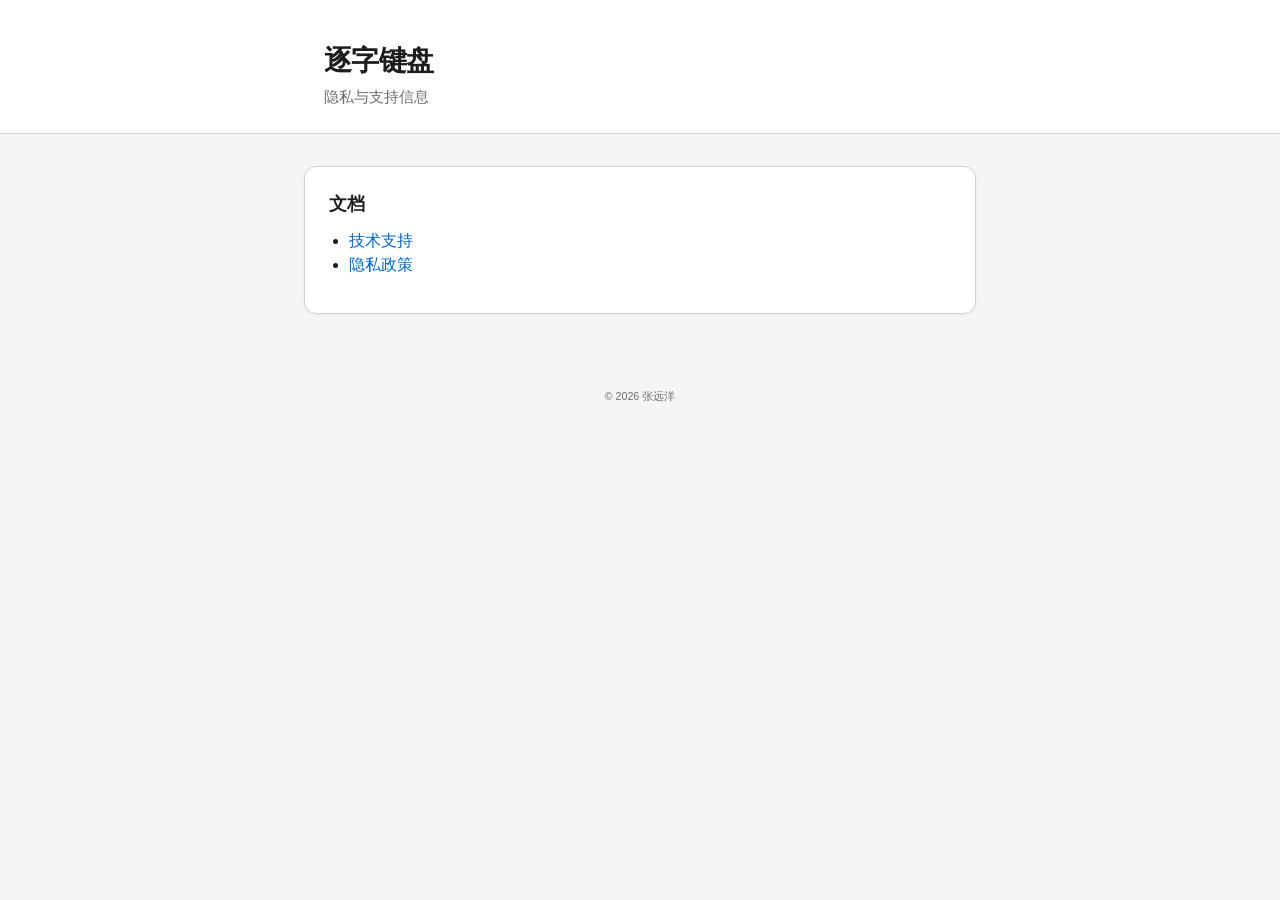
<file: index.html>
<!DOCTYPE html>
<html lang="zh-Hans">
<head>
    <meta charset="utf-8" />
    <meta name="viewport" content="width=device-width, initial-scale=1" />
    <title>逐字键盘 · 隐私与支持</title>
    <meta name="description" content="逐字键盘 — 隐私政策" />
    <link rel="stylesheet" href="assets/style.css" />
</head>
<body>
    <header class="site-header">
        <div class="wrap">
            <h1 class="title">逐字键盘</h1>
            <p class="tagline">隐私与支持信息</p>
        </div>
    </header>
    <main class="wrap main">
        <section class="card">
            <h2>文档</h2>
            <ul class="links">
                <li><a href="support/">技术支持</a></li>
                <li><a href="privacy.html">隐私政策</a></li>
            </ul>
        </section>
    </main>
    <footer class="site-footer">
        <div class="wrap">
            <small>© <span id="year"></span> 张远洋</small>
        </div>
    </footer>
    <script>
        document.getElementById("year").textContent = new Date().getFullYear();
    </script>
</body>
</html>
</file>
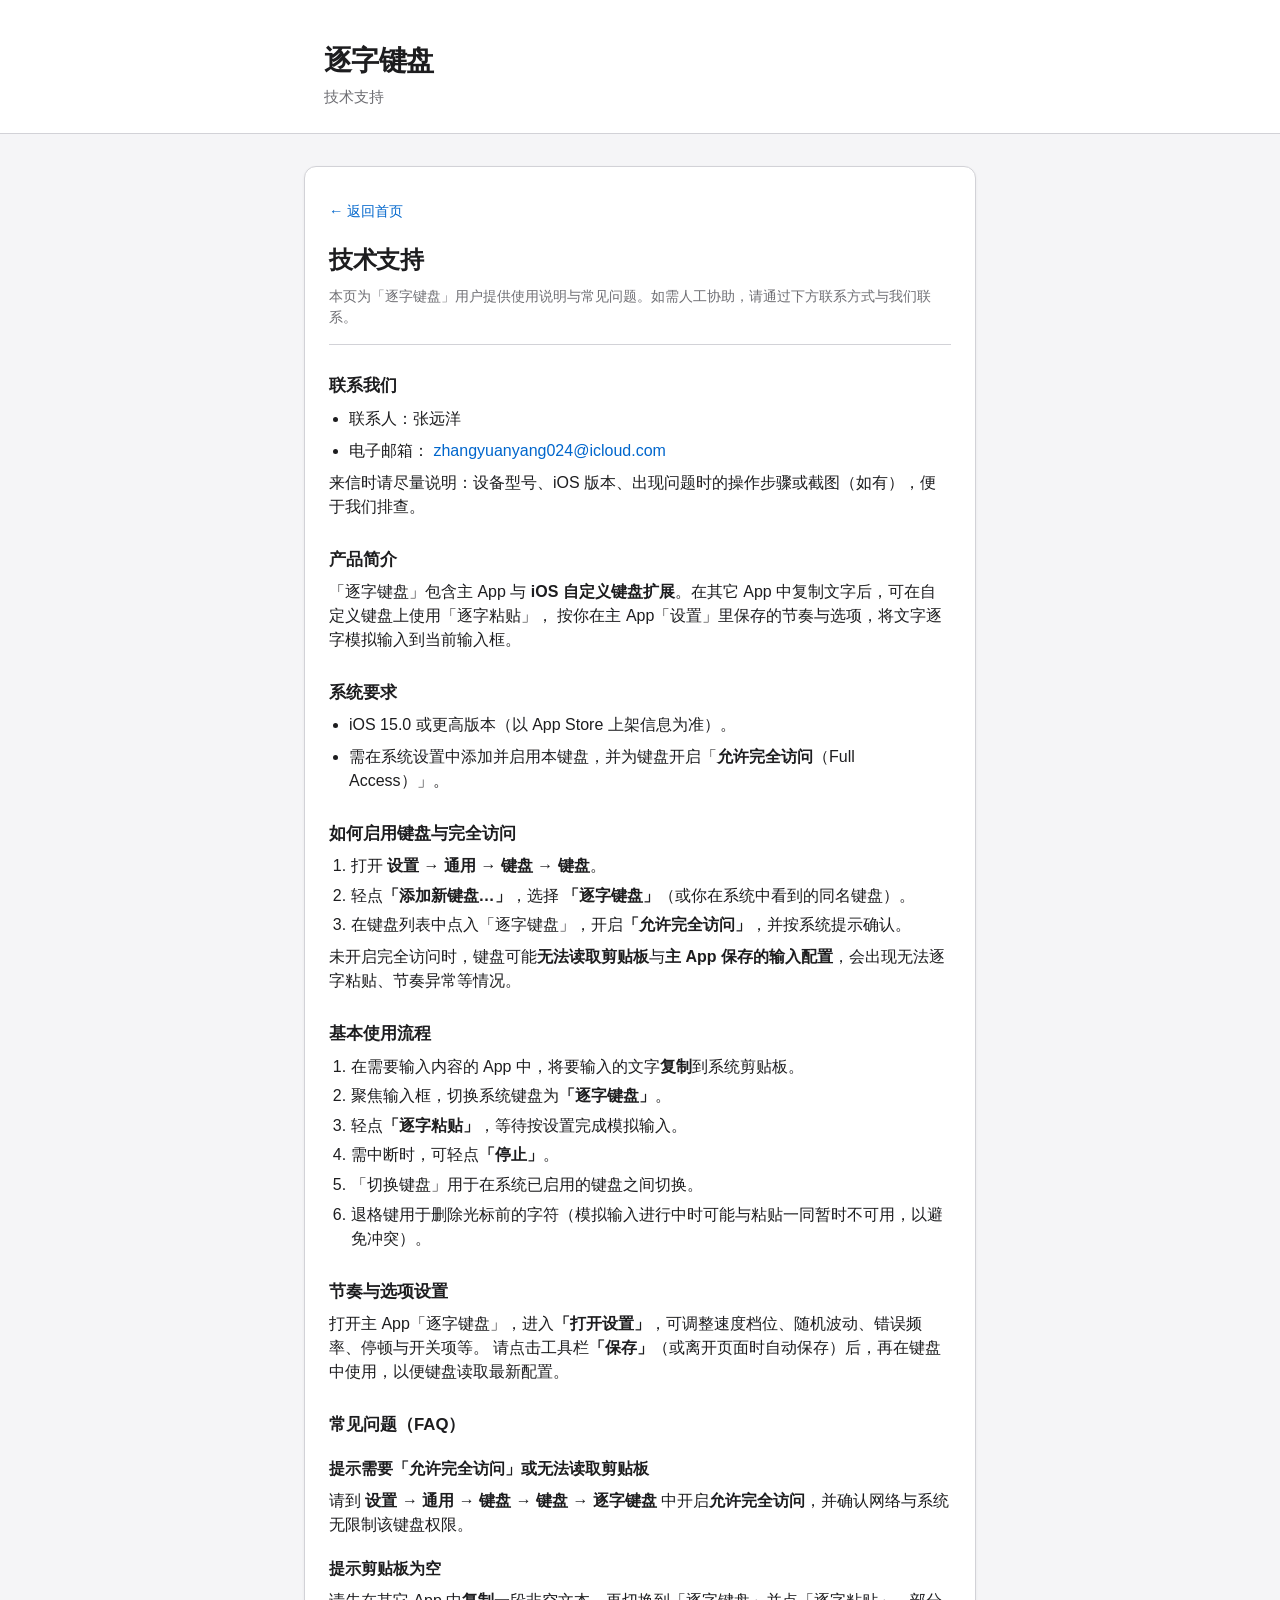
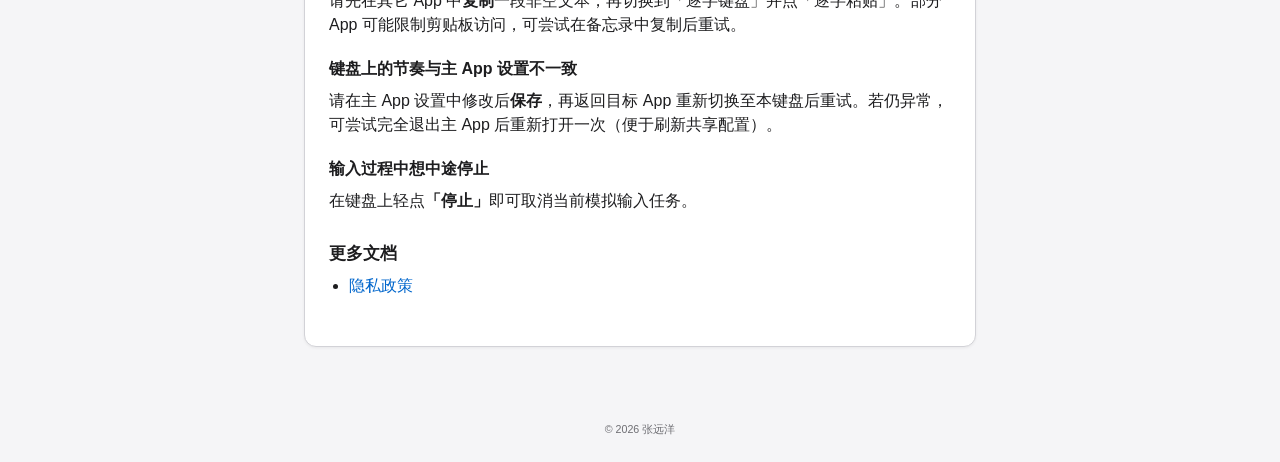
<file: support/index.html>
<!DOCTYPE html>
<html lang="zh-Hans">
<head>
    <meta charset="utf-8" />
    <meta name="viewport" content="width=device-width, initial-scale=1" />
    <title>技术支持 — 逐字键盘</title>
    <meta name="description" content="逐字键盘 iOS App 使用帮助与技术支持联系信息" />
    <link rel="stylesheet" href="../assets/style.css" />
</head>
<body>
    <header class="site-header">
        <div class="wrap">
            <h1 class="title">逐字键盘</h1>
            <p class="tagline">技术支持</p>
        </div>
    </header>
    <main class="wrap main">
        <article class="policy">
            <a class="back" href="../index.html">← 返回首页</a>
            <h1>技术支持</h1>
            <p class="meta">
                本页为「逐字键盘」用户提供使用说明与常见问题。如需人工协助，请通过下方联系方式与我们联系。
            </p>

            <h2>联系我们</h2>
            <ul>
                <li>联系人：张远洋</li>
                <li>
                    电子邮箱：
                    <a href="mailto:zhangyuanyang024@icloud.com">zhangyuanyang024@icloud.com</a>
                </li>
            </ul>
            <p>
                来信时请尽量说明：设备型号、iOS 版本、出现问题时的操作步骤或截图（如有），便于我们排查。
            </p>

            <h2>产品简介</h2>
            <p>
                「逐字键盘」包含主 App 与 <strong>iOS 自定义键盘扩展</strong>。在其它 App 中复制文字后，可在自定义键盘上使用「逐字粘贴」，
                按你在主 App「设置」里保存的节奏与选项，将文字逐字模拟输入到当前输入框。
            </p>

            <h2>系统要求</h2>
            <ul>
                <li>iOS 15.0 或更高版本（以 App Store 上架信息为准）。</li>
                <li>需在系统设置中添加并启用本键盘，并为键盘开启「<strong>允许完全访问</strong>（Full Access）」。</li>
            </ul>

            <h2>如何启用键盘与完全访问</h2>
            <ol class="support-ol">
                <li>打开 <strong>设置 → 通用 → 键盘 → 键盘</strong>。</li>
                <li>轻点<strong>「添加新键盘…」</strong>，选择 <strong>「逐字键盘」</strong>（或你在系统中看到的同名键盘）。</li>
                <li>在键盘列表中点入「逐字键盘」，开启<strong>「允许完全访问」</strong>，并按系统提示确认。</li>
            </ol>
            <p>
                未开启完全访问时，键盘可能<strong>无法读取剪贴板</strong>与<strong>主 App 保存的输入配置</strong>，会出现无法逐字粘贴、节奏异常等情况。
            </p>

            <h2>基本使用流程</h2>
            <ol class="support-ol">
                <li>在需要输入内容的 App 中，将要输入的文字<strong>复制</strong>到系统剪贴板。</li>
                <li>聚焦输入框，切换系统键盘为<strong>「逐字键盘」</strong>。</li>
                <li>轻点<strong>「逐字粘贴」</strong>，等待按设置完成模拟输入。</li>
                <li>需中断时，可轻点<strong>「停止」</strong>。</li>
                <li>「切换键盘」用于在系统已启用的键盘之间切换。</li>
                <li>退格键用于删除光标前的字符（模拟输入进行中时可能与粘贴一同暂时不可用，以避免冲突）。</li>
            </ol>

            <h2>节奏与选项设置</h2>
            <p>
                打开主 App「逐字键盘」，进入<strong>「打开设置」</strong>，可调整速度档位、随机波动、错误频率、停顿与开关项等。
                请点击工具栏<strong>「保存」</strong>（或离开页面时自动保存）后，再在键盘中使用，以便键盘读取最新配置。
            </p>

            <h2>常见问题（FAQ）</h2>
            <h3 class="faq-q">提示需要「允许完全访问」或无法读取剪贴板</h3>
            <p>
                请到 <strong>设置 → 通用 → 键盘 → 键盘 → 逐字键盘</strong> 中开启<strong>允许完全访问</strong>，并确认网络与系统无限制该键盘权限。
            </p>

            <h3 class="faq-q">提示剪贴板为空</h3>
            <p>
                请先在其它 App 中<strong>复制</strong>一段非空文本，再切换到「逐字键盘」并点「逐字粘贴」。部分 App 可能限制剪贴板访问，可尝试在备忘录中复制后重试。
            </p>

            <h3 class="faq-q">键盘上的节奏与主 App 设置不一致</h3>
            <p>
                请在主 App 设置中修改后<strong>保存</strong>，再返回目标 App 重新切换至本键盘后重试。若仍异常，可尝试完全退出主 App 后重新打开一次（便于刷新共享配置）。
            </p>

            <h3 class="faq-q">输入过程中想中途停止</h3>
            <p>
                在键盘上轻点<strong>「停止」</strong>即可取消当前模拟输入任务。
            </p>

            <h2>更多文档</h2>
            <ul class="links">
                <li><a href="../privacy.html">隐私政策</a></li>
            </ul>
        </article>
    </main>
    <footer class="site-footer">
        <div class="wrap">
            <small>© <span id="year"></span> 张远洋</small>
        </div>
    </footer>
    <script>
        document.getElementById("year").textContent = new Date().getFullYear();
    </script>
</body>
</html>
</file>
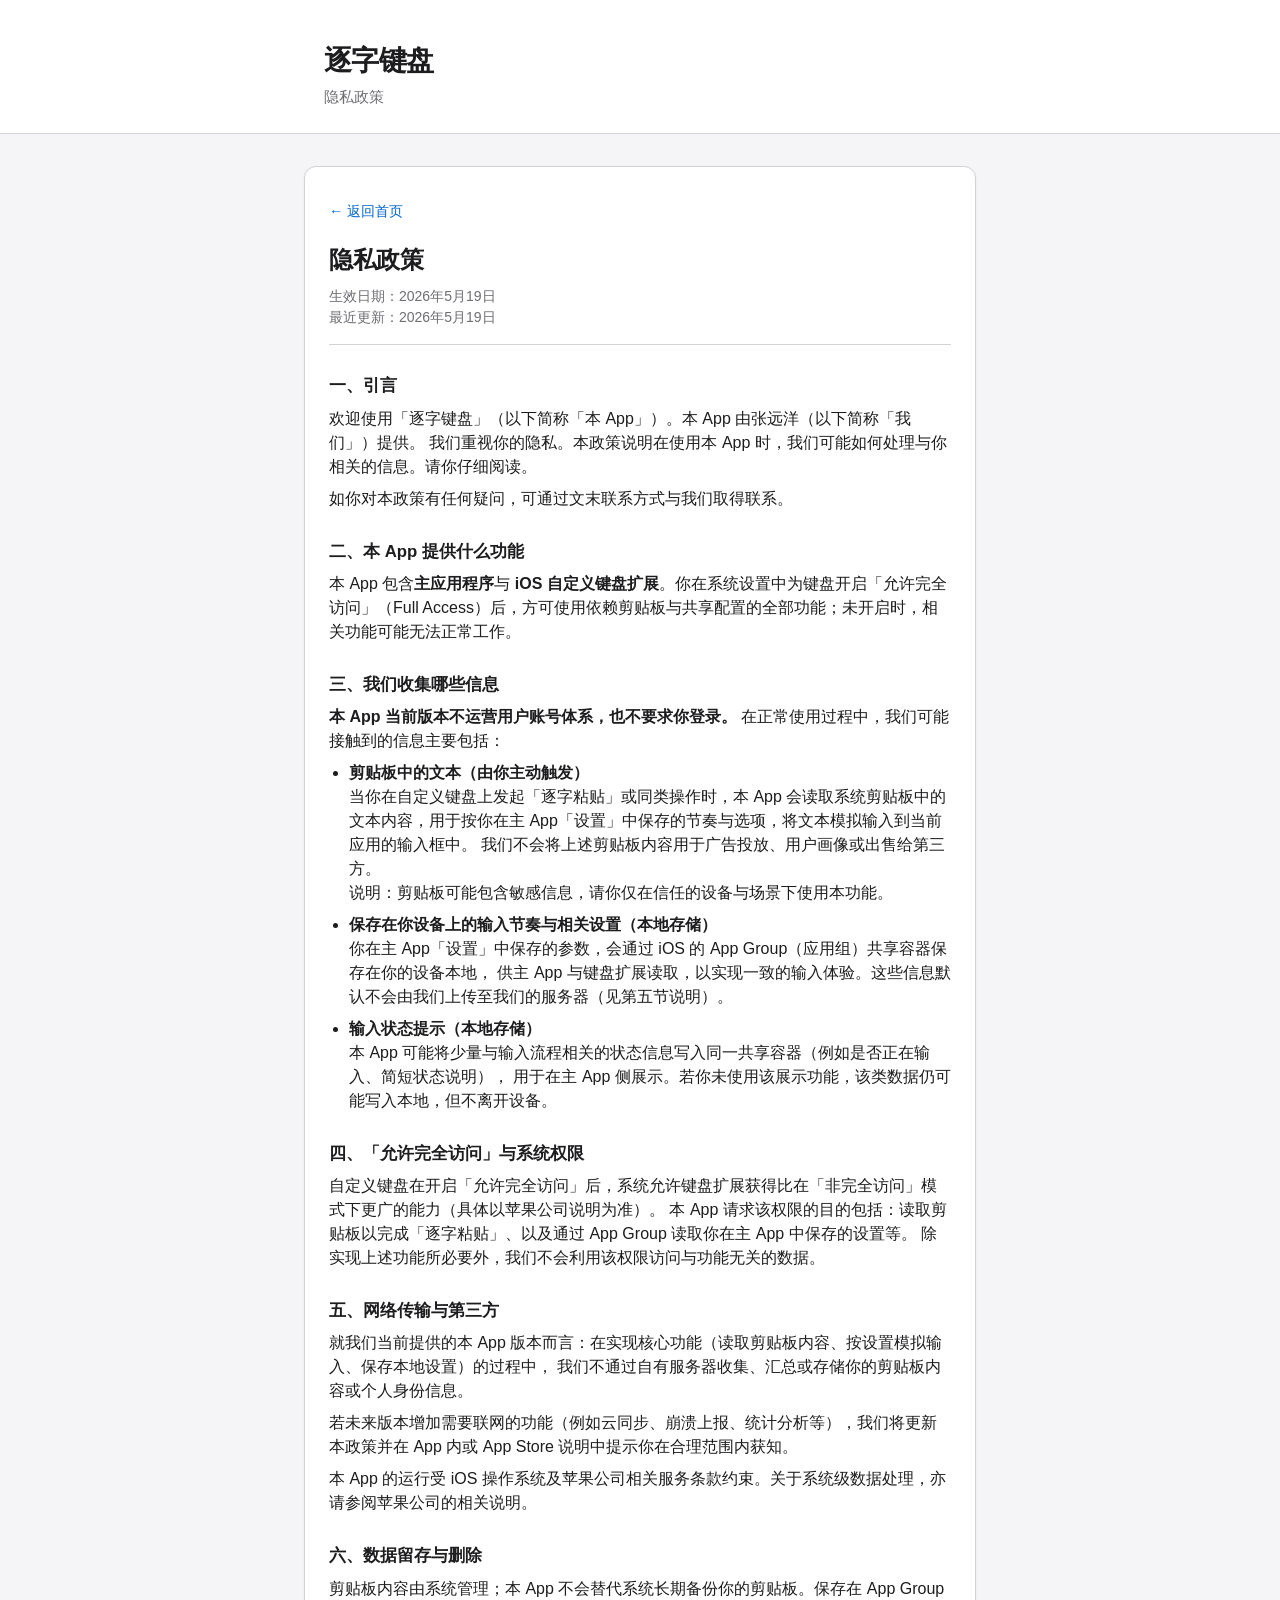
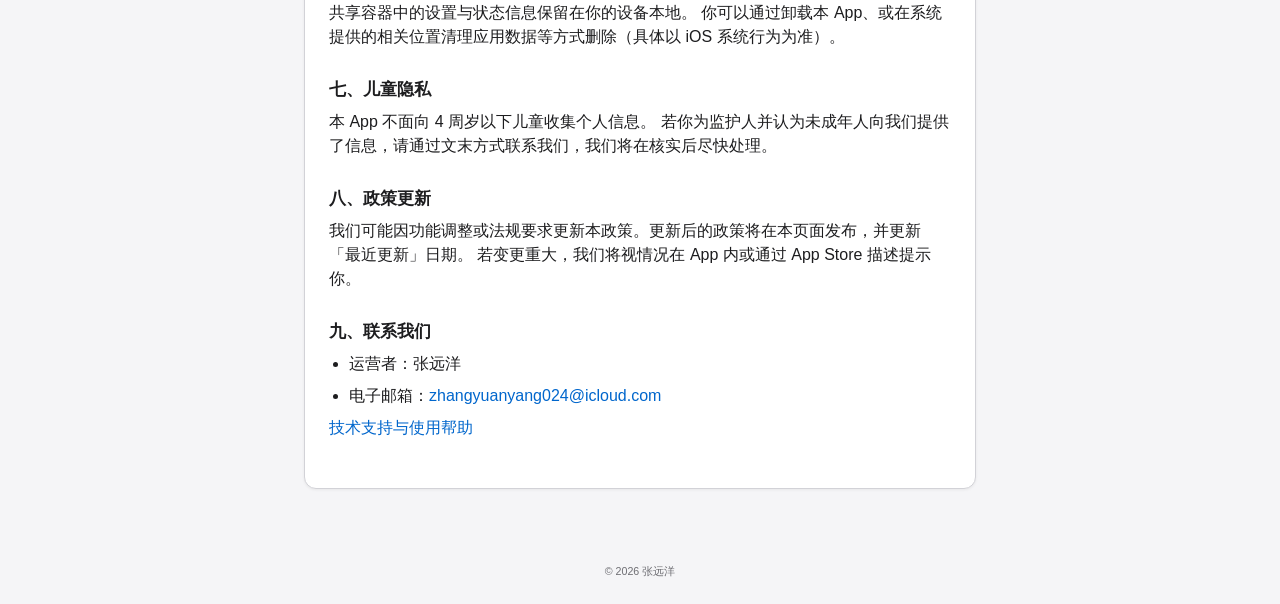
<file: privacy.html>
<!DOCTYPE html>
<html lang="zh-Hans">
<head>
    <meta charset="utf-8" />
    <meta name="viewport" content="width=device-width, initial-scale=1" />
    <title>隐私政策 — 逐字键盘</title>
    <meta name="description" content="逐字键盘 App 隐私政策" />
    <link rel="stylesheet" href="assets/style.css" />
</head>
<body>
    <header class="site-header">
        <div class="wrap">
            <h1 class="title">逐字键盘</h1>
            <p class="tagline">隐私政策</p>
        </div>
    </header>
    <main class="wrap main">
        <article class="policy">
            <a class="back" href="index.html">← 返回首页</a>
            <h1>隐私政策</h1>
            <p class="meta">
                生效日期：2026年5月19日<br />
                最近更新：2026年5月19日
            </p>

            <h2>一、引言</h2>
            <p>
                欢迎使用「逐字键盘」（以下简称「本 App」）。本 App 由张远洋（以下简称「我们」）提供。
                我们重视你的隐私。本政策说明在使用本 App 时，我们可能如何处理与你相关的信息。请你仔细阅读。
            </p>
            <p>
                如你对本政策有任何疑问，可通过文末联系方式与我们取得联系。
            </p>

            <h2>二、本 App 提供什么功能</h2>
            <p>
                本 App 包含<strong>主应用程序</strong>与 <strong>iOS 自定义键盘扩展</strong>。你在系统设置中为键盘开启「允许完全访问」（Full
                Access）后，方可使用依赖剪贴板与共享配置的全部功能；未开启时，相关功能可能无法正常工作。
            </p>

            <h2>三、我们收集哪些信息</h2>
            <p>
                <strong>本 App 当前版本不运营用户账号体系，也不要求你登录。</strong>
                在正常使用过程中，我们可能接触到的信息主要包括：
            </p>
            <ul>
                <li>
                    <strong>剪贴板中的文本（由你主动触发）</strong><br />
                    当你在自定义键盘上发起「逐字粘贴」或同类操作时，本 App 会读取系统剪贴板中的文本内容，用于按你在主
                    App「设置」中保存的节奏与选项，将文本模拟输入到当前应用的输入框中。
                    我们不会将上述剪贴板内容用于广告投放、用户画像或出售给第三方。<br />
                    说明：剪贴板可能包含敏感信息，请你仅在信任的设备与场景下使用本功能。
                </li>
                <li>
                    <strong>保存在你设备上的输入节奏与相关设置（本地存储）</strong><br />
                    你在主 App「设置」中保存的参数，会通过 iOS 的 App Group（应用组）共享容器保存在你的设备本地，
                    供主 App 与键盘扩展读取，以实现一致的输入体验。这些信息默认不会由我们上传至我们的服务器（见第五节说明）。
                </li>
                <li>
                    <strong>输入状态提示（本地存储）</strong><br />
                    本 App 可能将少量与输入流程相关的状态信息写入同一共享容器（例如是否正在输入、简短状态说明），
                    用于在主 App 侧展示。若你未使用该展示功能，该类数据仍可能写入本地，但不离开设备。
                </li>
            </ul>

            <h2>四、「允许完全访问」与系统权限</h2>
            <p>
                自定义键盘在开启「允许完全访问」后，系统允许键盘扩展获得比在「非完全访问」模式下更广的能力（具体以苹果公司说明为准）。
                本 App 请求该权限的目的包括：读取剪贴板以完成「逐字粘贴」、以及通过 App Group 读取你在主 App 中保存的设置等。
                除实现上述功能所必要外，我们不会利用该权限访问与功能无关的数据。
            </p>

            <h2>五、网络传输与第三方</h2>
            <p>
                就我们当前提供的本 App 版本而言：在实现核心功能（读取剪贴板内容、按设置模拟输入、保存本地设置）的过程中，
                我们不通过自有服务器收集、汇总或存储你的剪贴板内容或个人身份信息。
            </p>
            <p>
                若未来版本增加需要联网的功能（例如云同步、崩溃上报、统计分析等），我们将更新本政策并在 App 内或 App Store 说明中提示你在合理范围内获知。
            </p>
            <p>
                本 App 的运行受 iOS 操作系统及苹果公司相关服务条款约束。关于系统级数据处理，亦请参阅苹果公司的相关说明。
            </p>

            <h2>六、数据留存与删除</h2>
            <p>
                剪贴板内容由系统管理；本 App 不会替代系统长期备份你的剪贴板。保存在 App Group 共享容器中的设置与状态信息保留在你的设备本地。
                你可以通过卸载本 App、或在系统提供的相关位置清理应用数据等方式删除（具体以 iOS 系统行为为准）。
            </p>

            <h2>七、儿童隐私</h2>
            <p>
                本 App 不面向 4 周岁以下儿童收集个人信息。
                若你为监护人并认为未成年人向我们提供了信息，请通过文末方式联系我们，我们将在核实后尽快处理。
            </p>

            <h2>八、政策更新</h2>
            <p>
                我们可能因功能调整或法规要求更新本政策。更新后的政策将在本页面发布，并更新「最近更新」日期。
                若变更重大，我们将视情况在 App 内或通过 App Store 描述提示你。
            </p>

            <h2>九、联系我们</h2>
            <ul>
                <li>运营者：张远洋</li>
                <li>电子邮箱：<a href="mailto:zhangyuanyang024@icloud.com">zhangyuanyang024@icloud.com</a></li>
            </ul>
            <p><a href="support/">技术支持与使用帮助</a></p>
        </article>
    </main>
    <footer class="site-footer">
        <div class="wrap">
            <small>© <span id="year"></span> 张远洋</small>
        </div>
    </footer>
    <script>
        document.getElementById("year").textContent = new Date().getFullYear();
    </script>
</body>
</html>
</file>
<file: assets/style.css>
/* 逐字键盘 · 隐私政策站点 — 静态页样式（独立于 iOS 工程） */
:root {
    --bg: #f5f5f7;
    --card: #ffffff;
    --text: #1d1d1f;
    --muted: #6e6e73;
    --link: #0066cc;
    --border: #d2d2d7;
}

*,
*::before,
*::after {
    box-sizing: border-box;
}

html {
    font-size: 16px;
    -webkit-text-size-adjust: 100%;
}

body {
    margin: 0;
    font-family: -apple-system, BlinkMacSystemFont, "PingFang SC", "Hiragino Sans GB",
        "Microsoft YaHei", "Helvetica Neue", Helvetica, Arial, sans-serif;
    line-height: 1.5;
    color: var(--text);
    background: var(--bg);
}

.wrap {
    max-width: 42rem;
    margin: 0 auto;
    padding: 0 1.25rem;
}

.site-header {
    padding: 2.5rem 0 1.5rem;
    background: var(--card);
    border-bottom: 1px solid var(--border);
}

.site-header .title {
    margin: 0 0 0.25rem;
    font-size: 1.75rem;
    font-weight: 600;
    letter-spacing: -0.02em;
}

.site-header .tagline {
    margin: 0;
    color: var(--muted);
    font-size: 0.95rem;
}

.main {
    padding: 2rem 0 3rem;
}

.card {
    background: var(--card);
    border-radius: 12px;
    padding: 1.5rem 1.5rem 1.25rem;
    border: 1px solid var(--border);
    box-shadow: 0 1px 3px rgba(0, 0, 0, 0.06);
}

.card h2 {
    margin: 0 0 0.75rem;
    font-size: 1.1rem;
    font-weight: 600;
}

.links {
    margin: 0 0 1rem;
    padding-left: 1.25rem;
}

.links a {
    color: var(--link);
    text-decoration: none;
}

.links a:hover {
    text-decoration: underline;
}

.hint {
    margin: 0;
    font-size: 0.875rem;
    color: var(--muted);
}

.policy {
    background: var(--card);
    border-radius: 12px;
    padding: 2rem 1.5rem 2.5rem;
    border: 1px solid var(--border);
    box-shadow: 0 1px 3px rgba(0, 0, 0, 0.06);
}

.policy h1 {
    margin: 0 0 0.5rem;
    font-size: 1.5rem;
    font-weight: 600;
    letter-spacing: -0.02em;
}

.policy .meta {
    margin: 0 0 1.75rem;
    font-size: 0.875rem;
    color: var(--muted);
    border-bottom: 1px solid var(--border);
    padding-bottom: 1rem;
}

.policy h2 {
    margin: 1.75rem 0 0.5rem;
    font-size: 1.05rem;
    font-weight: 600;
}

.policy p,
.policy li {
    margin: 0.5rem 0;
    color: var(--text);
}

.policy ul {
    margin: 0.5rem 0 0.5rem 0;
    padding-left: 1.25rem;
}

.policy ul a,
.policy p a {
    color: var(--link);
    text-decoration: none;
}

.policy ul a:hover,
.policy p a:hover {
    text-decoration: underline;
}

.support-ol {
    margin: 0.5rem 0 0.5rem 0;
    padding-left: 1.35rem;
}

.support-ol li {
    margin: 0.35rem 0;
}

.faq-q {
    margin: 1.25rem 0 0.35rem;
    font-size: 1rem;
    font-weight: 600;
    color: var(--text);
}

.policy .placeholder {
    background: #fff3cd;
    padding: 0.05em 0.25em;
    border-radius: 4px;
    font-weight: 500;
}

.policy .back {
    display: inline-block;
    margin-bottom: 1.25rem;
    font-size: 0.9rem;
    color: var(--link);
    text-decoration: none;
}

.policy .back:hover {
    text-decoration: underline;
}

.site-footer {
    padding: 1.5rem 0;
    text-align: center;
    color: var(--muted);
    font-size: 0.8rem;
}
</file>
